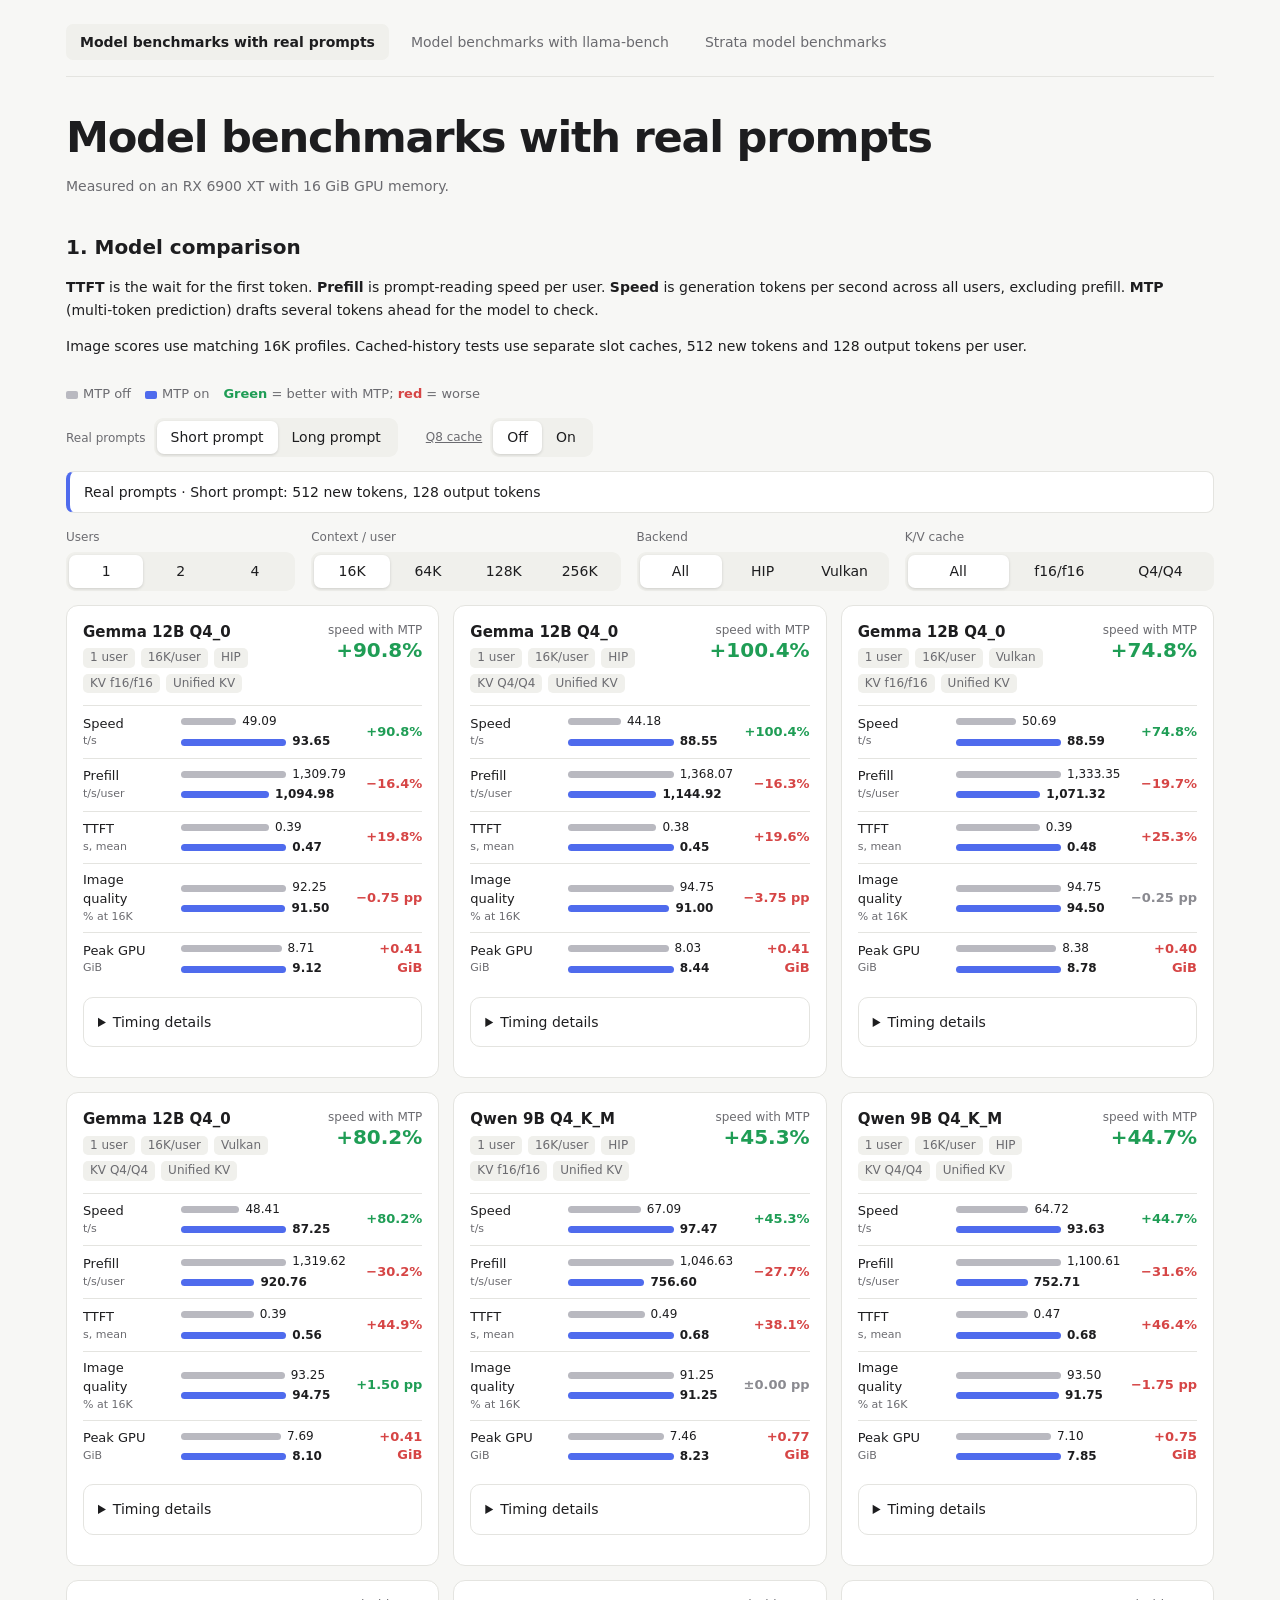
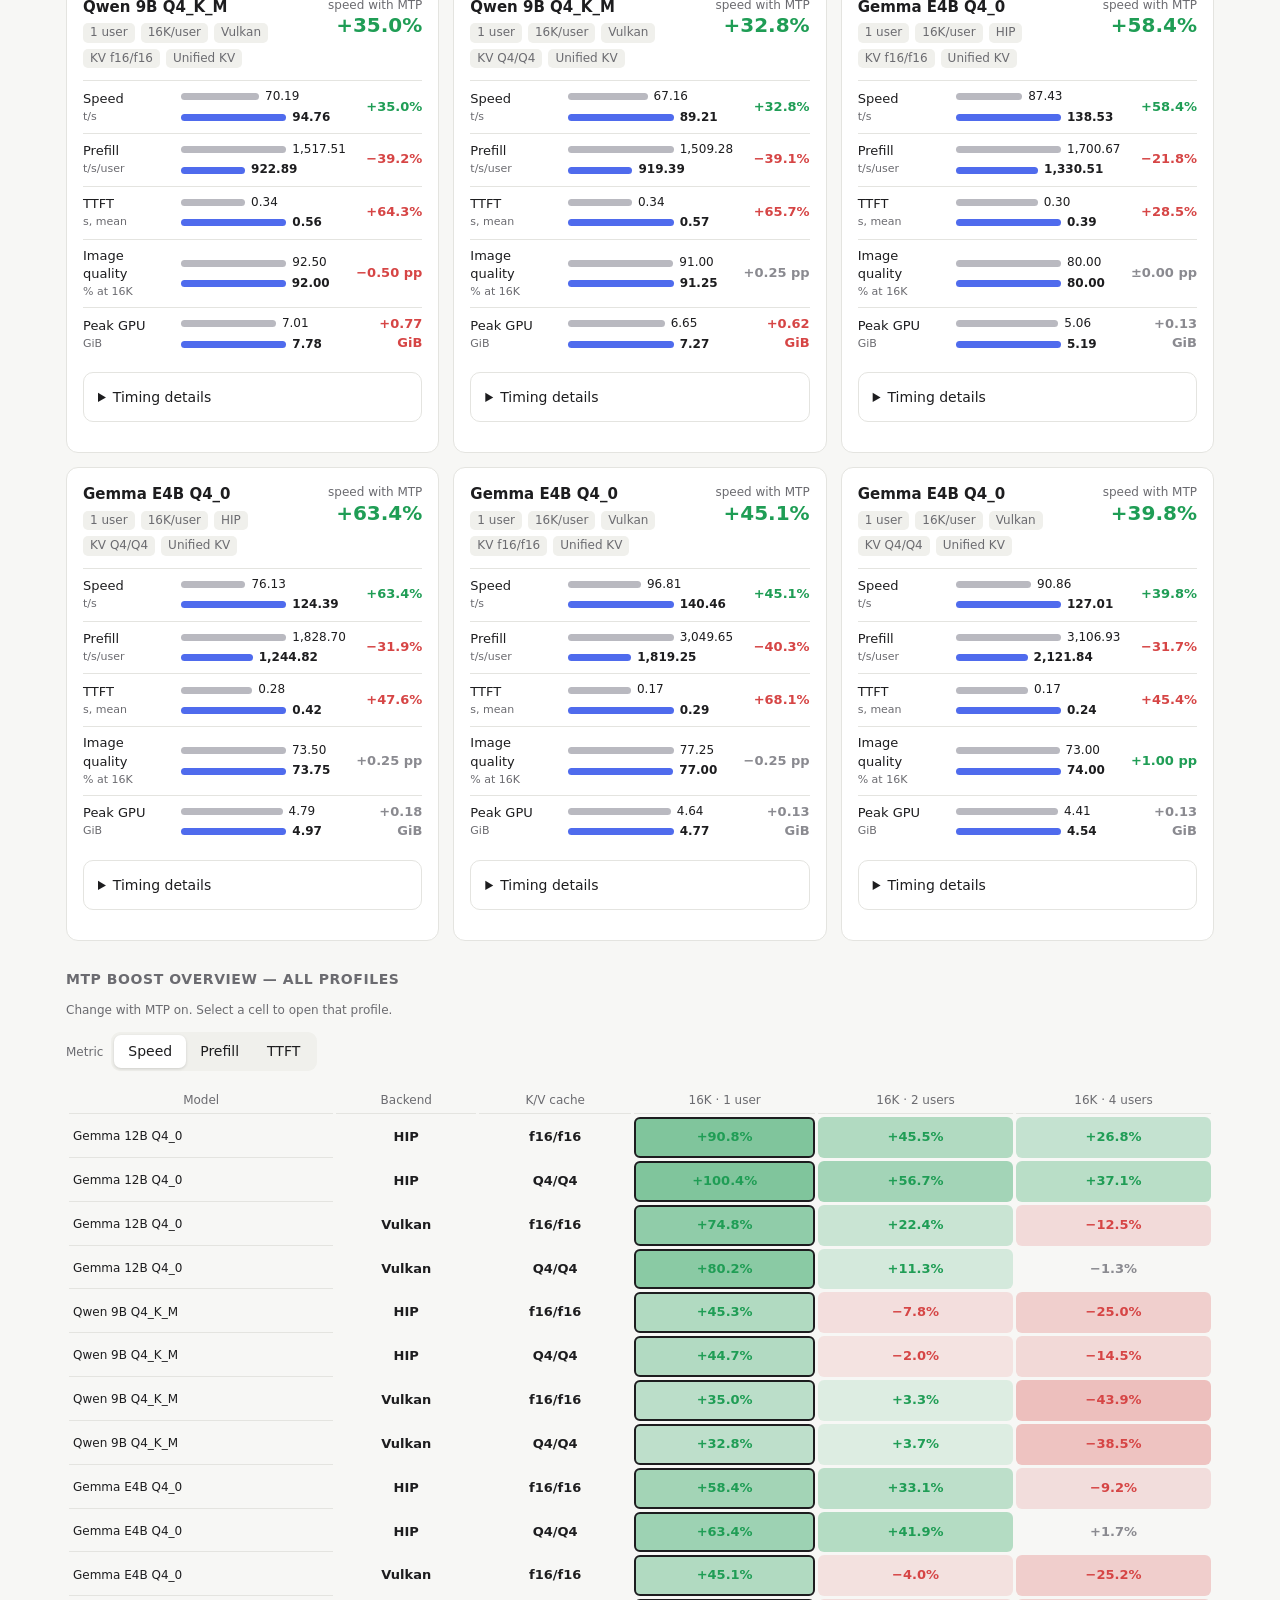
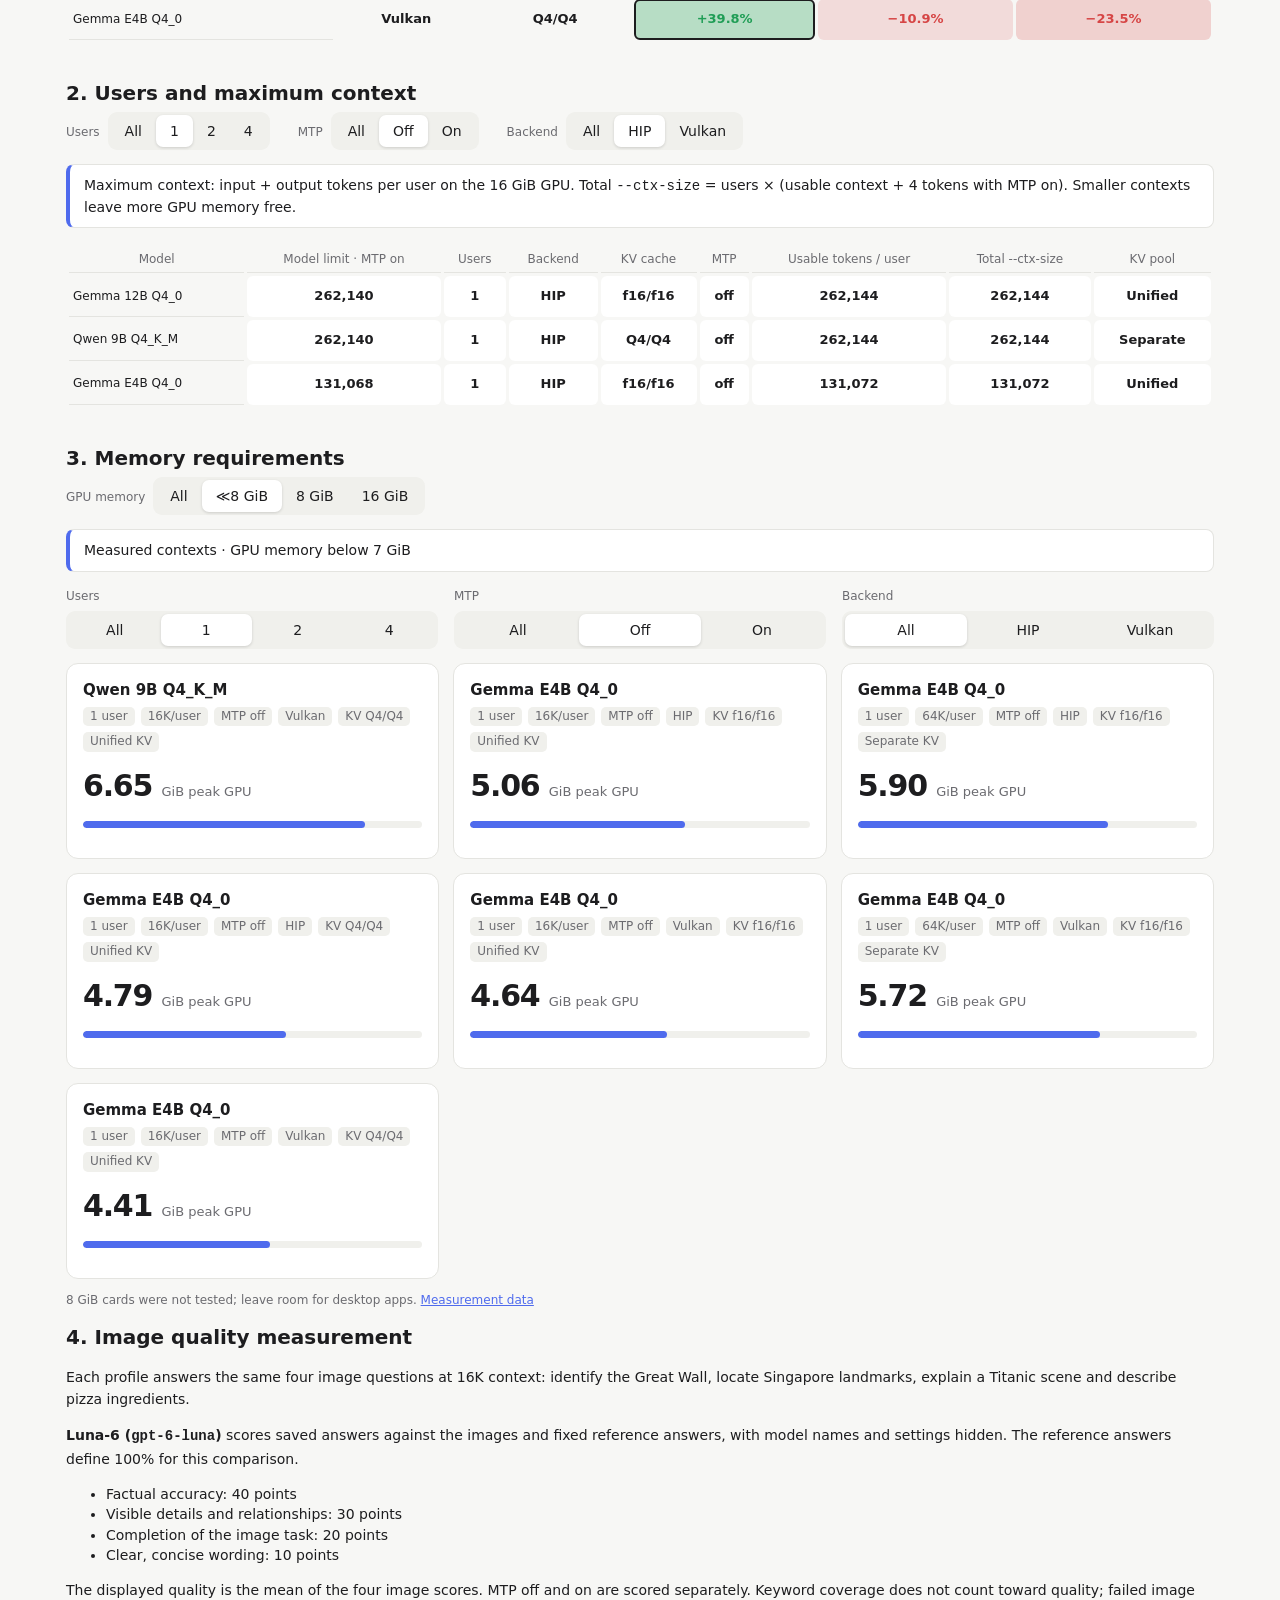
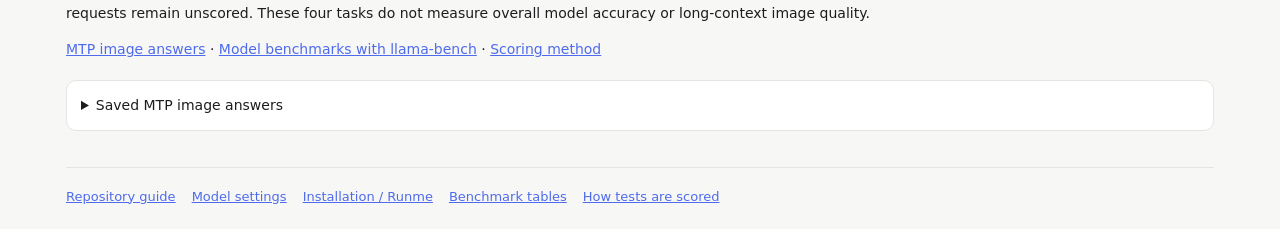
<file: reports/index.html>
<!doctype html>
<html lang="en">
<head>
<meta charset="utf-8">
<meta name="viewport" content="width=device-width, initial-scale=1">
<title>Model benchmarks with real prompts · AMD AI Ops</title>
<link rel="stylesheet" href="index.css">
<script src="benchmark-data.js"></script>
<script src="benchmark-view.js"></script>
<script src="index.js" defer></script>
</head>
<body>
<main class="mtp" id="mtp">
<nav class="report-nav" aria-label="Reports"><a href="index.html" aria-current="page">Model benchmarks with real prompts</a><a href="llama-bench.html">Model benchmarks with llama-bench</a><a href="strata.html">Strata model benchmarks</a></nav>
<h1>Model benchmarks with real prompts</h1>
<p class="sub">Measured on an RX 6900 XT with 16 GiB GPU memory.</p>
<section id="recommendations" aria-labelledby="profile-comparison">
<h2 id="profile-comparison">1. Model comparison</h2>
<p><strong>TTFT</strong> is the wait for the first token. <strong>Prefill</strong> is prompt-reading speed per user. <strong>Speed</strong> is generation tokens per second across all users, excluding prefill. <strong>MTP</strong> (multi-token prediction) drafts several tokens ahead for the model to check.</p>
<p>Image scores use matching 16K profiles. Cached-history tests use separate slot caches, 512 new tokens and 128 output tokens per user.</p>
<p class="legend"><span><i style="background:var(--off)"></i>MTP off</span><span><i style="background:var(--on)"></i>MTP on</span><span><b class="good">Green</b> = better with MTP; <b class="bad">red</b> = worse</span></p>
<div class="picker">
<div><span class="seg-label">Real prompts</span><span class="seg" id="seg-workload" role="group" aria-label="Real prompts"></span></div>
<div class="q8-control">
<a class="seg-label" href="#image-quality" aria-describedby="q8-tooltip">Q8 cache</a>
<span class="seg" id="include-q8" role="group" aria-label="Include Q8 cache results"><button type="button" data-q8="off" aria-pressed="true">Off</button><button type="button" data-q8="on" aria-pressed="false">On</button></span>
<span class="q8-tooltip" id="q8-tooltip" role="tooltip">Q8 uses less memory than F16, but did not consistently improve image quality over Q4. Select “Q8 cache” to read how image quality is measured.</span>
</div>
</div>
<div class="note" id="note"></div>
<div class="picker comparison-filters">
<div><span class="seg-label">Users</span><span class="seg" id="seg-users" role="group" aria-label="Comparison users"></span></div>
<div><span class="seg-label">Context / user</span><span class="seg" id="seg-ctx" role="group" aria-label="Comparison context"></span></div>
<div><span class="seg-label">Backend</span><span class="seg" id="seg-backend" role="group" aria-label="Comparison backend"></span></div>
<div><span class="seg-label">K/V cache</span><span class="seg" id="seg-cache" role="group" aria-label="Comparison cache"></span></div>
</div>
<div class="cards" id="cards"></div>
<h3>MTP boost overview — all profiles</h3>
<p class="small">Change with MTP on. Select a cell to open that profile.</p>
<div class="picker">
<div><span class="seg-label">Metric</span><span class="seg" id="seg-heat" role="group" aria-label="Overview metric"></span></div>
</div>
<div class="heat-wrap"><table class="heat" id="heat" aria-label="MTP change across profiles"></table></div>
</section>
<section aria-labelledby="context-limits">
<h2 id="context-limits">2. Users and maximum context</h2>


<div class="picker">
<div><span class="seg-label">Users</span><span class="seg" id="seg-capacity" role="group" aria-label="Context users"></span></div>
<div><span class="seg-label">MTP</span><span class="seg" id="seg-capacity-mtp" role="group" aria-label="Context MTP state"></span></div>
<div><span class="seg-label">Backend</span><span class="seg" id="seg-capacity-backend" role="group" aria-label="Context backend"></span></div>
</div>
<div class="note">Maximum context: input + output tokens per user on the 16 GiB GPU. Total <code>--ctx-size</code> = users × (usable context + 4 tokens with MTP on). Smaller contexts leave more GPU memory free. </div>
<div class="heat-wrap"><table class="heat capacity-table" id="context-table" aria-label="Maximum context by model"></table></div>
</section>
<section aria-labelledby="memory-requirements">
<h2 id="memory-requirements">3. Memory requirements</h2>


<div class="picker">
<div><span class="seg-label">GPU memory</span><span class="seg" id="seg-memory" role="group" aria-label="Memory budget"></span></div>
</div>
<div class="note" id="memory-note"></div>
<div class="picker comparison-filters three-filters">
<div><span class="seg-label">Users</span><span class="seg" id="seg-memory-users" role="group" aria-label="Memory users"></span></div>
<div><span class="seg-label">MTP</span><span class="seg" id="seg-memory-mtp" role="group" aria-label="Memory MTP state"></span></div>
<div><span class="seg-label">Backend</span><span class="seg" id="seg-memory-backend" role="group" aria-label="Memory backend"></span></div>
</div>
<div class="cards" id="memory-cards"></div>
<p class="small">8 GiB cards were not tested; leave room for desktop apps. <a href="benchmark-data.js">Measurement data</a></p>
</section>
<noscript><p>Enable JavaScript to use the selectors, or read the <a href="../BENCHMARK.md">benchmark tables</a>.</p></noscript>

<h2 id="image-quality">4. Image quality measurement</h2>
<p>Each profile answers the same four image questions at 16K context: identify the Great Wall, locate Singapore landmarks, explain a Titanic scene and describe pizza ingredients.</p>
<p><strong>Luna-6 (<code>gpt-6-luna</code>)</strong> scores saved answers against the images and fixed reference answers, with model names and settings hidden. The reference answers define 100% for this comparison.</p>
<ul>
<li>Factual accuracy: 40 points</li>
<li>Visible details and relationships: 30 points</li>
<li>Completion of the image task: 20 points</li>
<li>Clear, concise wording: 10 points</li>
</ul>
<p>The displayed quality is the mean of the four image scores. MTP off and on are scored separately. Keyword coverage does not count toward quality; failed image requests remain unscored. These four tasks do not measure overall model accuracy or long-context image quality.</p>
<p><a href="#saved-image-answers">MTP image answers</a> · <a href="llama-bench.html">Model benchmarks with llama-bench</a> · <a href="../evaluation/README.md#2-luna-6-quality-scoring">Scoring method</a></p>
<details id="saved-image-answers">
<summary>Saved MTP image answers</summary>
<p class="small">Filter by model, backend or configuration. Each answer includes its score and review.</p>
<label>Configuration <input id="answer-filter" type="search" placeholder="e.g. gemma12-Q4_0-hip-n2"></label>
<label>Answer <select id="answer-select" aria-label="Saved image answer"></select></label>
<div id="answer-view"></div>
<details id="image-reference"><summary>Luna-6 reference</summary><p></p></details>
</details>
<footer class="doc-links"><a href="../README.md">Repository guide</a><a href="../MODELS.md">Model settings</a><a href="../llama.md">Installation / Runme</a><a href="../BENCHMARK.md">Benchmark tables</a><a href="../evaluation/README.md">How tests are scored</a></footer>


</main>
</body>
</html>
</file>
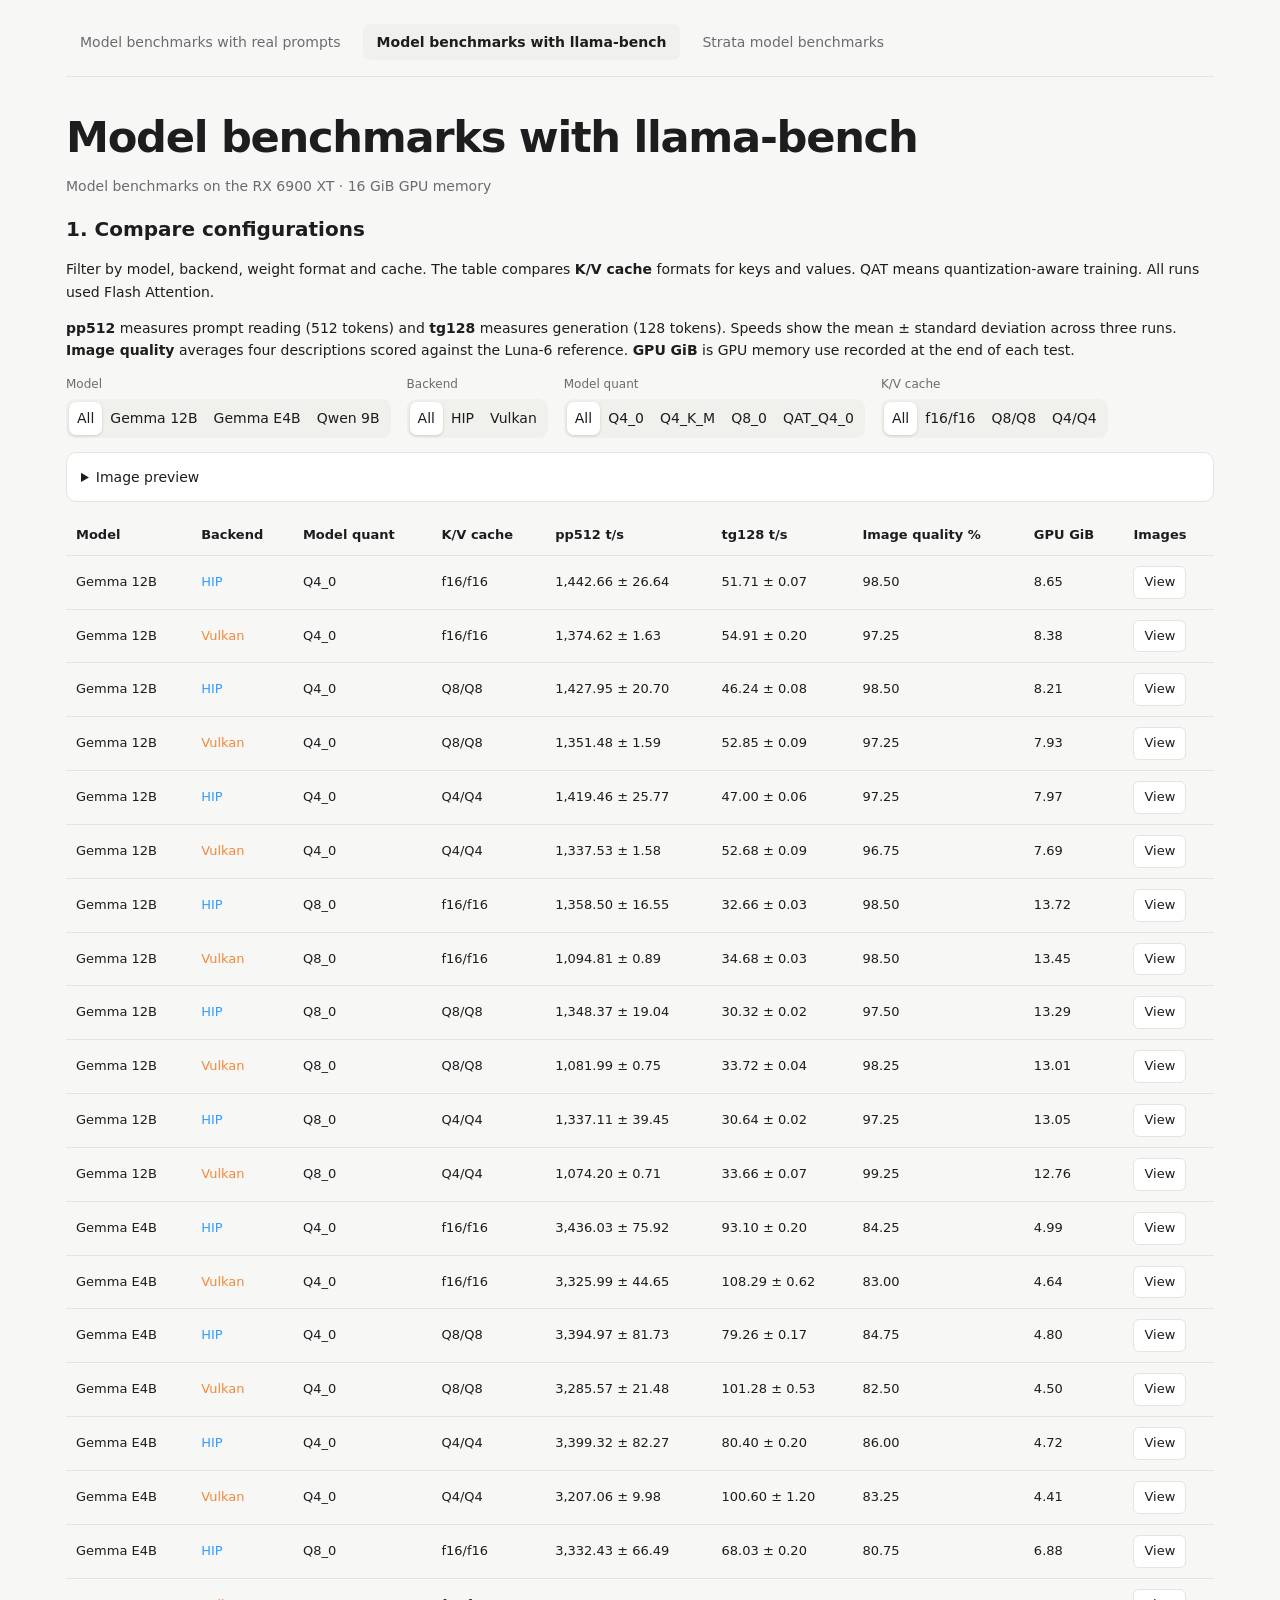
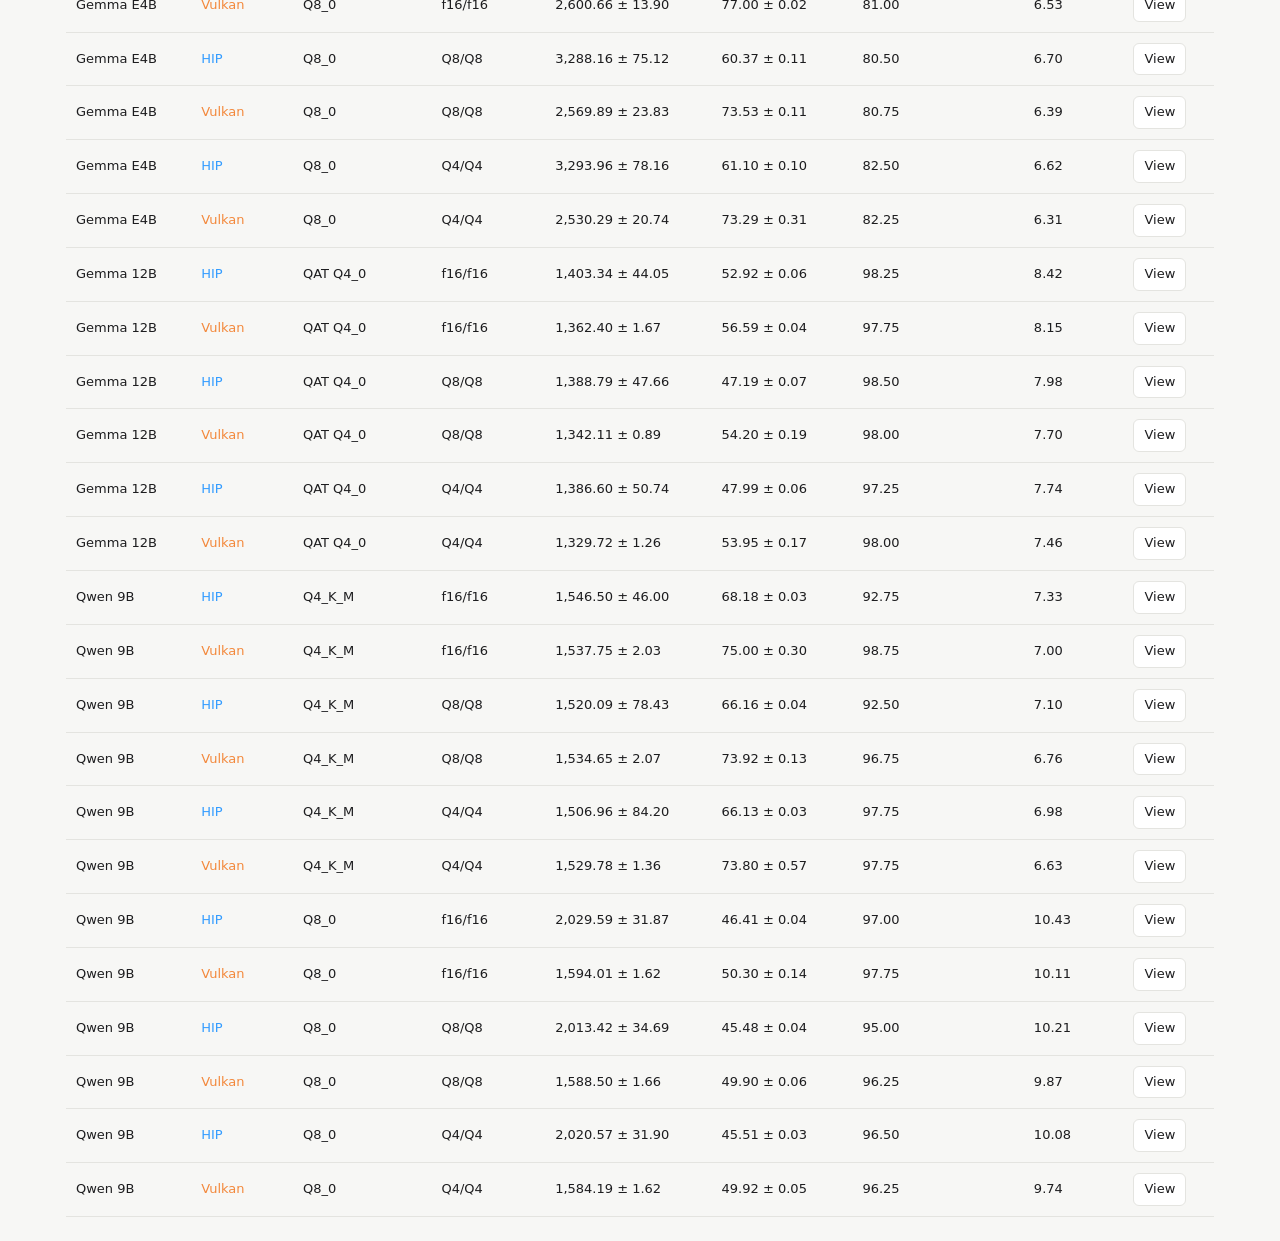
<file: reports/llama-bench.html>
<!doctype html>
<html lang="en">
<head>
<meta charset="utf-8">
<meta name="viewport" content="width=device-width, initial-scale=1">
<title>Model benchmarks with llama-bench · AMD AI Ops</title>
<link rel="stylesheet" href="index.css">
<script src="benchmark-data.js"></script>
<script src="benchmark-view.js"></script>
<script src="llama-bench.js" defer></script>
</head>
<body>
<main class="mtp">
<nav class="report-nav" aria-label="Reports"><a href="index.html">Model benchmarks with real prompts</a><a href="llama-bench.html" aria-current="page">Model benchmarks with llama-bench</a><a href="strata.html">Strata model benchmarks</a></nav>
<h1>Model benchmarks with llama-bench</h1>
<p class="sub">Model benchmarks on the RX 6900 XT · 16 GiB GPU memory</p>
<h2>1. Compare configurations</h2>
<p>Filter by model, backend, weight format and cache. The table compares <strong>K/V cache</strong> formats for keys and values. QAT means quantization-aware training. All runs used Flash Attention.</p>
<p><strong>pp512</strong> measures prompt reading (512 tokens) and <strong>tg128</strong> measures generation (128 tokens). Speeds show the mean ± standard deviation across three runs. <strong>Image quality</strong> averages four descriptions scored against the Luna-6 reference. <strong>GPU GiB</strong> is GPU memory use recorded at the end of each test.</p>
<div id="bench-panel">
<div class="picker comparison-filters">
<div class="bench-filter-pair">
<div><span class="seg-label">Model</span><span class="seg" id="bench-model" role="group" aria-label="Model"></span></div>
<div><span class="seg-label">Backend</span><span class="seg" id="bench-backend" role="group" aria-label="Backend"></span></div>
</div>
<div class="bench-filter-pair">
<div><span class="seg-label">Model quant</span><span class="seg" id="bench-weights" role="group" aria-label="Model quant"></span></div>
<div><span class="seg-label">K/V cache</span><span class="seg" id="bench-cache" role="group" aria-label="K/V cache"></span></div>
</div>
</div>
<details id="bench-preview">
<summary>Image preview</summary>
<label>Configuration <select id="bench-config"></select></label>
<label>Image <select id="bench-image"></select></label>
<div><img id="bench-picture" alt=""></div>
<p id="bench-question"></p>
<strong>Model answer</strong><p id="bench-answer"></p>
<p id="bench-review"></p>
<details><summary>Image measurements</summary><p id="bench-image-metrics"></p><p id="bench-score-breakdown"></p></details>
<details><summary>Luna-6 reference</summary><p id="bench-reference"></p></details>
</details>
<div class="table-wrap">
<table id="bench-table">
<thead>
<tr><th scope="col">Model</th><th scope="col">Backend</th><th scope="col">Model quant</th><th scope="col">K/V cache</th><th scope="col">pp512 t/s</th><th scope="col">tg128 t/s</th><th scope="col">Image quality %</th><th scope="col">GPU GiB</th><th scope="col">Images</th></tr>
</thead>
<tbody id="bench-rows"></tbody>
</table>
</div>
</div>
</main>
</body>
</html>
</file>
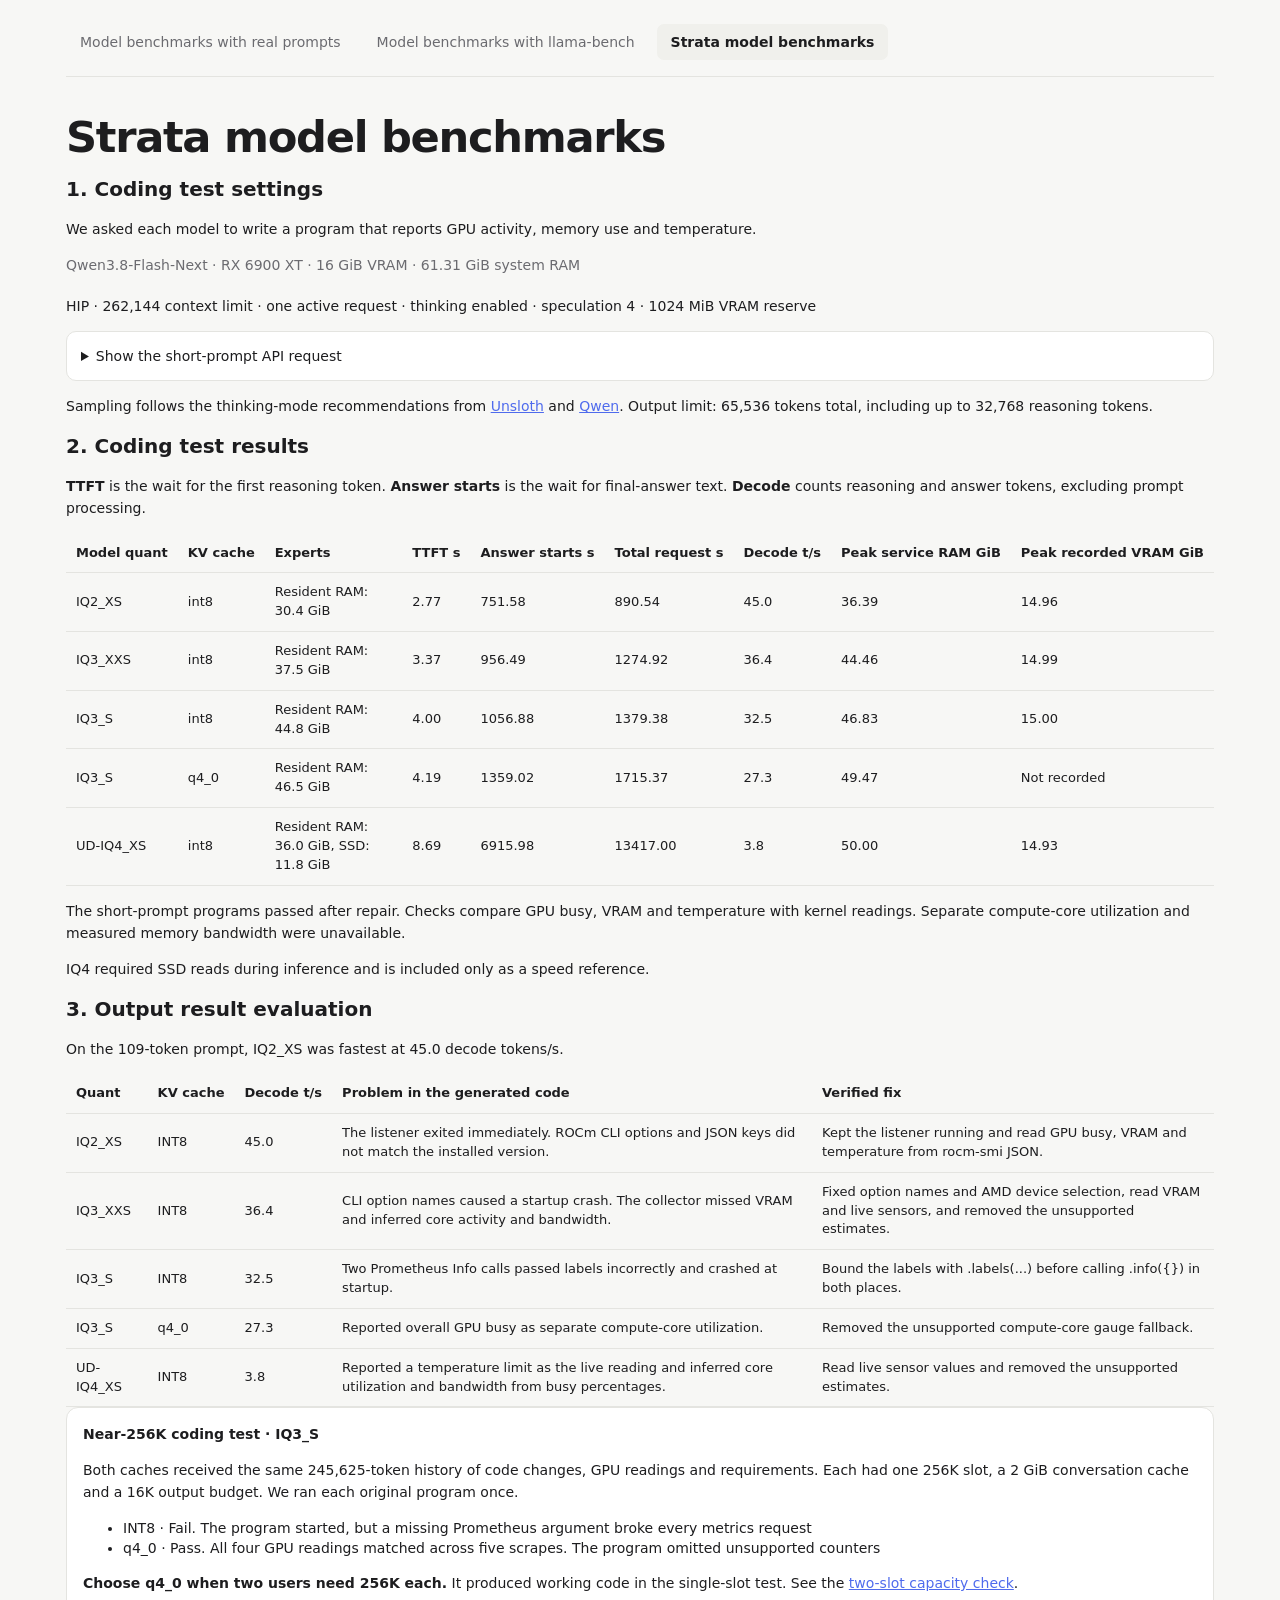
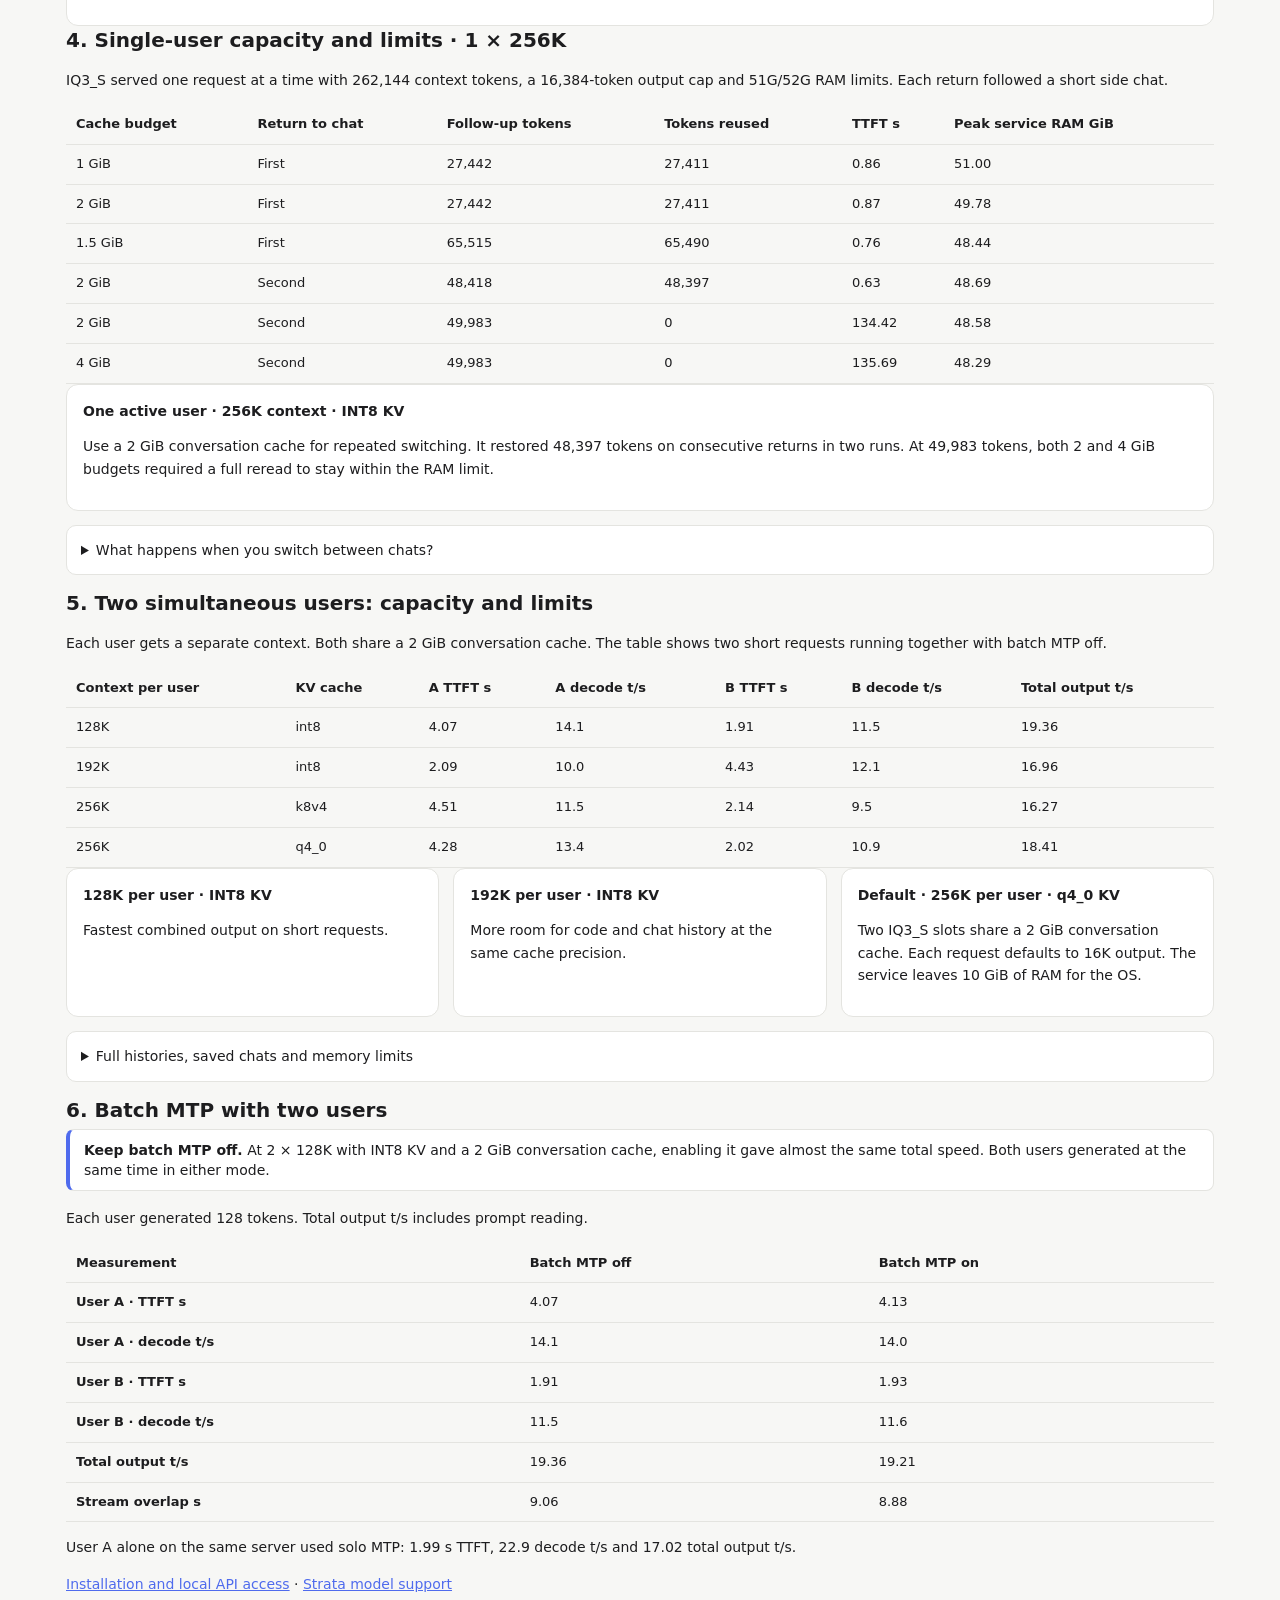
<file: reports/strata.html>
<!doctype html>
<html lang="en">
<head>
<meta charset="utf-8">
<meta name="viewport" content="width=device-width, initial-scale=1">
<title>Strata model benchmarks · AMD AI Ops</title>
<link rel="stylesheet" href="index.css">
<script src="benchmark-data.js"></script>
<script src="strata.js" defer></script>
</head>
<body>
<main class="mtp">
<nav class="report-nav" aria-label="Reports"><a href="index.html">Model benchmarks with real prompts</a><a href="llama-bench.html">Model benchmarks with llama-bench</a><a href="strata.html" aria-current="page">Strata model benchmarks</a></nav>
<h1>Strata model benchmarks</h1>
<h2>1. Coding test settings</h2>
<p>We asked each model to write a program that reports GPU activity, memory use and temperature.</p>
<p class="sub" id="hardware"></p>
<p id="settings"></p>
<details>
<summary>Show the short-prompt API request</summary>
<label for="request-model" id="request-label" hidden>Model quant</label>
<select id="request-model" hidden></select>
<pre id="evaluation-call" style="overflow:auto"></pre>
</details>
<p>Sampling follows the thinking-mode recommendations from <a href="https://huggingface.co/unsloth/Qwen3.8-Flash-Next-GGUF#best-practices">Unsloth</a> and <a href="https://huggingface.co/Qwen/Qwen3.8-Flash-Next#best-practices">Qwen</a>. <span id="output-budget"></span></p>
<h2>2. Coding test results</h2>
<div id="verified-results" hidden>
<p><strong>TTFT</strong> is the wait for the first reasoning token. <strong>Answer starts</strong> is the wait for final-answer text. <strong>Decode</strong> counts reasoning and answer tokens, excluding prompt processing.</p>
<div class="table-wrap">
<table>
<thead>
<tr><th>Model quant</th><th>KV cache</th><th>Experts</th><th>TTFT s</th><th>Answer starts s</th><th>Total request s</th><th>Decode t/s</th><th>Peak service RAM GiB</th><th>Peak recorded VRAM GiB</th></tr>
</thead>
<tbody id="results"></tbody>
</table>
</div>
<p id="validation-note"></p>
<p>IQ4 required SSD reads during inference and is included only as a speed reference.</p>
<h2>3. Output result evaluation</h2>
<p>On the 109-token prompt, IQ2_XS was fastest at <span id="iq2-decode"></span> decode tokens/s.</p>
<div class="table-wrap">
<table>
<thead>
<tr><th>Quant</th><th>KV cache</th><th>Decode t/s</th><th>Problem in the generated code</th><th>Verified fix</th></tr>
</thead>
<tbody id="exporter-repairs"></tbody>
</table>
</div>
<div class="card"><strong>Near-256K coding test · IQ3_S</strong>
<p id="long-coding-method"></p>
<ul id="long-coding-results"></ul>
<p><strong>Choose q4_0 when two users need 256K each.</strong> It produced working code in the single-slot test. See the <a href="#two-user-capacity">two-slot capacity check</a>.</p></div>
</div>
<h2>4. Single-user capacity and limits · 1 × 256K</h2>
<p id="conversation-method"></p>
<div class="table-wrap">
<table>
<thead>
<tr><th>Cache budget</th><th>Return to chat</th><th>Follow-up tokens</th><th>Tokens reused</th><th>TTFT s</th><th>Peak service RAM GiB</th></tr>
</thead>
<tbody id="conversation-results"></tbody>
</table>
</div>
<div class="card"><strong>One active user · 256K context · INT8 KV</strong><p id="conversation-limit"></p></div>
<details>
<summary>What happens when you switch between chats?</summary>
<p>A single slot served one request at a time as the client switched histories. The first two runs kept the same host RAM limits (50G high, 56G max) to compare cache sizes. At 1 GiB, the cache had too little room for B. At 2 GiB, Strata was 743 MiB short of the free RAM it required to save B.</p>
<div class="table-wrap"><table>
<thead><tr><th>Cache</th><th>High/max GiB</th><th>A tokens reused</th><th>A TTFT s</th><th>B tokens reused</th><th>B TTFT s</th><th>Peak service RAM GiB</th></tr></thead>
<tbody id="ab-results"></tbody>
</table></div>
<p>With 51G high and 52G max, both chats were restored. No expert SSD reads were detected in that run.</p>
</details>
<h2 id="two-user-capacity">5. Two simultaneous users: capacity and limits</h2>
<p>Each user gets a separate context. Both share a 2 GiB conversation cache. The table shows two short requests running together with batch MTP off.</p>
<div class="table-wrap"><table>
<thead><tr><th>Context per user</th><th>KV cache</th><th>A TTFT s</th><th>A decode t/s</th><th>B TTFT s</th><th>B decode t/s</th><th>Total output t/s</th></tr></thead>
<tbody id="larger-contexts"></tbody>
</table></div>
<div class="cards">
<div class="card"><strong>128K per user · INT8 KV</strong><p>Fastest combined output on short requests.</p></div>
<div class="card"><strong>192K per user · INT8 KV</strong><p>More room for code and chat history at the same cache precision.</p></div>
<div class="card"><strong>Default · 256K per user · q4_0 KV</strong><p>Two IQ3_S slots share a 2 GiB conversation cache. Each request defaults to 16K output. The service leaves 10 GiB of RAM for the OS.</p></div>
</div>
<details><summary>Full histories, saved chats and memory limits</summary>
<p id="two-slot-capacity"></p>
<p id="largest-cold"></p>
<p id="two-slot-resume"></p>
<p><strong>Why 2 × 256K with INT8 failed.</strong> The slot buffers used 7.31 GiB of GPU memory. Only 122 MiB remained for the output head. <span id="streamed-kv-capacity"></span></p>
</details>
<h2>6. Batch MTP with two users</h2>
<div class="note"><strong>Keep batch MTP off.</strong> At 2 × 128K with INT8 KV and a 2 GiB conversation cache, enabling it gave almost the same total speed. Both users generated at the same time in either mode.</div>
<p>Each user generated 128 tokens. Total output t/s includes prompt reading.</p>
<div class="table-wrap"><table>
<thead><tr><th>Measurement</th><th>Batch MTP off</th><th>Batch MTP on</th></tr></thead>
<tbody id="two-slot-results"></tbody>
</table></div>
<p id="two-slot-throughput"></p>
<p><a href="../strata.md">Installation and local API access</a> · <a href="https://github.com/Niko1221/Strata/blob/main/docs/MODELS.md">Strata model support</a></p>
</main>
</body>
</html>
</file>
<file: reports/index.css>
:root{
  --bg:#f7f7f5;--card:#fff;--text:#1d1d1f;--muted:#6b6b70;--border:#e4e4e0;
  --off:#b9b9c0;--on:#4f6bed;--good:#1f9d55;--bad:#d64545;--neutral:#8a8a90;
  --chip:#f0f0ec;--bench-hip:#339cff;--bench-vulkan:#f3883b;
}
@media (prefers-color-scheme:dark){:root:not([data-theme="light"]){
  --bg:#141416;--card:#1d1d20;--text:#ececef;--muted:#9a9aa2;--border:#2e2e33;
  --off:#55555e;--on:#7b93ff;--good:#3ecf7a;--bad:#ff6b6b;--neutral:#8a8a90;--chip:#28282d;--bench-hip:#83c3ff;--bench-vulkan:#f59a56;
}}
:root[data-theme="dark"]{
  --bg:#141416;--card:#1d1d20;--text:#ececef;--muted:#9a9aa2;--border:#2e2e33;
  --off:#55555e;--on:#7b93ff;--good:#3ecf7a;--bad:#ff6b6b;--neutral:#8a8a90;--chip:#28282d;--bench-hip:#83c3ff;--bench-vulkan:#f59a56;
}
*{box-sizing:border-box}
body{margin:0;background:var(--bg);color:var(--text);font:14px/1.45 system-ui,-apple-system,"Segoe UI",sans-serif}
.mtp{max-width:1180px;margin:0 auto;padding:24px 16px}
.mtp h2{font-size:20px;margin:0 0 4px}
.mtp h3{font-size:14px;margin:28px 0 10px;color:var(--muted);font-weight:600;text-transform:uppercase;letter-spacing:.04em}
.sub{color:var(--muted);margin:0 0 18px}
.legend{display:inline-flex;flex-wrap:wrap;gap:14px;align-items:center;font-size:13px;color:var(--muted)}
.legend i{display:inline-block;width:12px;height:8px;border-radius:2px;margin-right:5px;vertical-align:middle}

/* selector */
.picker{display:flex;flex-wrap:wrap;gap:12px 28px;align-items:center;margin-bottom:14px}
.seg-label{font-size:12px;color:var(--muted);margin-right:8px}
.seg{display:inline-flex;background:var(--chip);border-radius:9px;padding:3px}
.seg button{border:0;background:none;color:var(--text);font:inherit;font-weight:500;padding:6px 14px;border-radius:7px;cursor:pointer}
.seg button[aria-pressed="true"]{background:var(--card);box-shadow:0 1px 3px rgba(0,0,0,.15)}
.seg button:disabled{opacity:.3;cursor:default}

.note{background:var(--card);border:1px solid var(--border);border-left:4px solid var(--on);border-radius:8px;padding:10px 14px;margin-bottom:16px}
.note a{color:var(--on)}

/* cards */
.cards{display:grid;grid-template-columns:repeat(auto-fit,minmax(min(100%, 320px),1fr));gap:14px}
.card{background:var(--card);border:1px solid var(--border);border-radius:12px;padding:16px}
.card-head{display:flex;justify-content:space-between;align-items:flex-start;gap:10px;margin-bottom:12px}
.card-title{font-weight:650;font-size:15px}
.chips{display:flex;gap:6px;margin-top:5px}
.chip{background:var(--chip);border-radius:5px;padding:1px 7px;font-size:12px;color:var(--muted)}
.verdict{text-align:right;font-size:12px;color:var(--muted);white-space:nowrap}
.verdict b{display:block;font-size:20px;line-height:1.1}
.row{display:grid;grid-template-columns:88px 1fr 64px;gap:10px;align-items:center;padding:7px 0;border-top:1px solid var(--border)}
.row .lbl{font-size:13px}
.row .lbl small{display:block;color:var(--muted);font-size:11px}
.bars{display:grid;gap:3px}
.bar{display:flex;align-items:center;gap:6px;font-variant-numeric:tabular-nums;font-size:12px}
.bar i{height:7px;border-radius:4px;min-width:2px;flex:none}
.bar.off i{background:var(--off)}
.bar.on i{background:var(--on)}
.bar.on span{font-weight:600}
.fail{color:var(--bad);font-weight:600}
.delta{text-align:right;font-weight:650;font-variant-numeric:tabular-nums;font-size:13px}
.good{color:var(--good)}.bad{color:var(--bad)}.neutral{color:var(--neutral)}

/* heatmap */
.heat-wrap{overflow-x:auto}
.heat{border-collapse:separate;border-spacing:3px;min-width:640px;width:100%}
.heat th{font-size:12px;font-weight:500;color:var(--muted);padding:4px;text-align:center}
.heat th.m{text-align:left;color:var(--text);white-space:nowrap}
.heat th .u{display:block;font-size:11px}
.heat td{text-align:center;font-weight:600;font-variant-numeric:tabular-nums;font-size:13px;padding:9px 4px;border-radius:6px;cursor:pointer;border:2px solid transparent}
.heat td.sel{border-color:var(--text)}
.heat-ctl{display:flex;justify-content:space-between;align-items:center;flex-wrap:wrap;gap:8px;margin-bottom:6px}

a{color:var(--on)}
.report-nav{display:flex;flex-wrap:wrap;gap:8px;border-bottom:1px solid var(--border);padding-bottom:16px;margin-bottom:28px}
.report-nav a{padding:8px 14px;border-radius:7px;text-decoration:none;color:var(--muted)}
.report-nav a[aria-current="page"]{background:var(--chip);color:var(--text);font-weight:650}
h1{font-size:clamp(1.8rem,4vw,2.7rem);letter-spacing:-.03em;margin-bottom:6px}
p{line-height:1.6}
section{margin-top:36px;scroll-margin-top:20px}
.chips{flex-wrap:wrap}
.card-head h3.card-title{margin:0;color:var(--text);font-size:15px;text-transform:none;letter-spacing:normal}
.row{grid-template-columns:88px minmax(0,1fr) 68px}
.bar i{max-width:calc(100% - 58px)}
.bar span{white-space:nowrap}
.bar-status{font-size:11px}
.seg{flex-wrap:wrap}
button:focus-visible,a:focus-visible{outline:2px solid var(--on);outline-offset:3px}
.heat button{display:block;width:100%;border:0;background:transparent;color:inherit;font:inherit;cursor:pointer;padding:0;white-space:nowrap}
.heat th,.heat td,th{white-space:nowrap}
.heat th .u{display:inline;font-size:12px}
.heat th .u::before{content:" · "}
.card-value{font-size:30px;letter-spacing:-.04em;font-weight:650;margin:12px 0 4px;font-variant-numeric:tabular-nums}
.card-value small{font-size:13px;font-weight:400;letter-spacing:normal;color:var(--muted)}
.specs{margin:12px 0 0;display:grid;grid-template-columns:1fr auto;gap:7px 14px;font-size:13px}
.specs dt{color:var(--muted)}
.specs dd{margin:0;font-variant-numeric:tabular-nums;text-align:right}
.memory-meter{height:7px;border-radius:4px;background:var(--chip);overflow:hidden;margin:14px 0}
.memory-meter span{display:block;height:100%;border-radius:4px;background:var(--on)}
.small{font-size:12px;color:var(--muted)}
.doc-links{display:flex;flex-wrap:wrap;gap:16px;border-top:1px solid var(--border);padding-top:20px;margin-top:36px;font-size:13px}
.table-wrap{overflow-x:auto}table{border-collapse:collapse;width:100%;font-size:13px}th,td{text-align:left;padding:10px;border-bottom:1px solid var(--border)}
details{background:var(--card);border:1px solid var(--border);border-radius:10px;padding:14px;margin:14px 0}summary{cursor:pointer}
@media(max-width:600px){.mtp{padding:20px 12px}.picker{gap:12px}.row{grid-template-columns:80px minmax(0,1fr) 62px;gap:6px}.card{padding:14px}.verdict b{font-size:18px}}

.card-value.unavailable{font-size:22px;color:var(--muted)}

.capacity-table td{cursor:default;background:var(--card)}

.missing-result{font-size:12px;color:var(--muted);background:var(--chip);border-radius:6px;padding:6px 10px;margin:0 0 10px}

.comparison-filters{display:grid;grid-template-columns:1fr 1.35fr 1.1fr 1.35fr;gap:16px;align-items:end}
.comparison-filters .seg-label{display:block;margin:0 0 6px}
.comparison-filters .seg{display:flex;flex-wrap:nowrap}
.comparison-filters .seg button{flex:1;white-space:nowrap;padding:6px 8px}
.comparison-filters.three-filters{grid-template-columns:repeat(3,minmax(0,1fr))}
@media(max-width:760px){.comparison-filters{grid-template-columns:repeat(2,minmax(0,1fr))}}
@media(max-width:420px){.comparison-filters,.comparison-filters.three-filters{grid-template-columns:1fr}}

.q8-control{position:relative;display:flex;align-items:center}
.q8-tooltip{display:none;position:absolute;top:100%;left:0;z-index:10;width:280px;max-width:75vw;padding:12px;background:var(--card);color:var(--text);border:1px solid var(--border);border-radius:8px;box-shadow:0 4px 16px rgba(0,0,0,.15);font-size:13px}
.q8-control:hover .q8-tooltip,.q8-control:focus-within .q8-tooltip{display:block}

#saved-image-answers{margin:20px 0}
#saved-image-answers label{display:inline-flex;gap:8px;align-items:center;margin:8px 16px 8px 0}
#saved-image-answers input,#saved-image-answers select{max-width:100%;padding:6px;border:1px solid var(--border);border-radius:6px;background:var(--card);color:var(--text)}
#answer-view img{max-width:100%;max-height:360px;object-fit:contain;margin:12px 0}
#answer-view pre{white-space:pre-wrap;overflow-wrap:anywhere;font:inherit}
.card details{margin-top:12px}

#recommendations [hidden] {display:none}
#bench-picture {max-width:100%;max-height:360px;object-fit:contain;margin-top:12px}
#bench-preview label {display:inline-block;margin:8px 12px 8px 0}
#bench-panel select {max-width:100%}
#bench-answer,#bench-reference {white-space:pre-wrap}

#bench-table button,#bench-panel select {padding:6px 10px;border:1px solid var(--border);border-radius:6px;background:var(--card);color:var(--text);font:inherit}
#bench-table button {cursor:pointer}
#bench-table th,#bench-table td {white-space:nowrap;font-variant-numeric:tabular-nums}
#bench-table .hip {color:var(--bench-hip)}
#bench-table .vulkan {color:var(--bench-vulkan)}
#bench-panel .comparison-filters {display:flex;flex-wrap:wrap;gap:16px}
#bench-panel .bench-filter-pair {display:flex;flex-wrap:wrap;gap:16px;align-items:end;max-width:100%}
#bench-panel .bench-filter-pair > div {min-width:0;max-width:100%}
#bench-panel .comparison-filters .seg {display:inline-flex;flex-wrap:nowrap;overflow-x:auto;max-width:100%}
</file>
